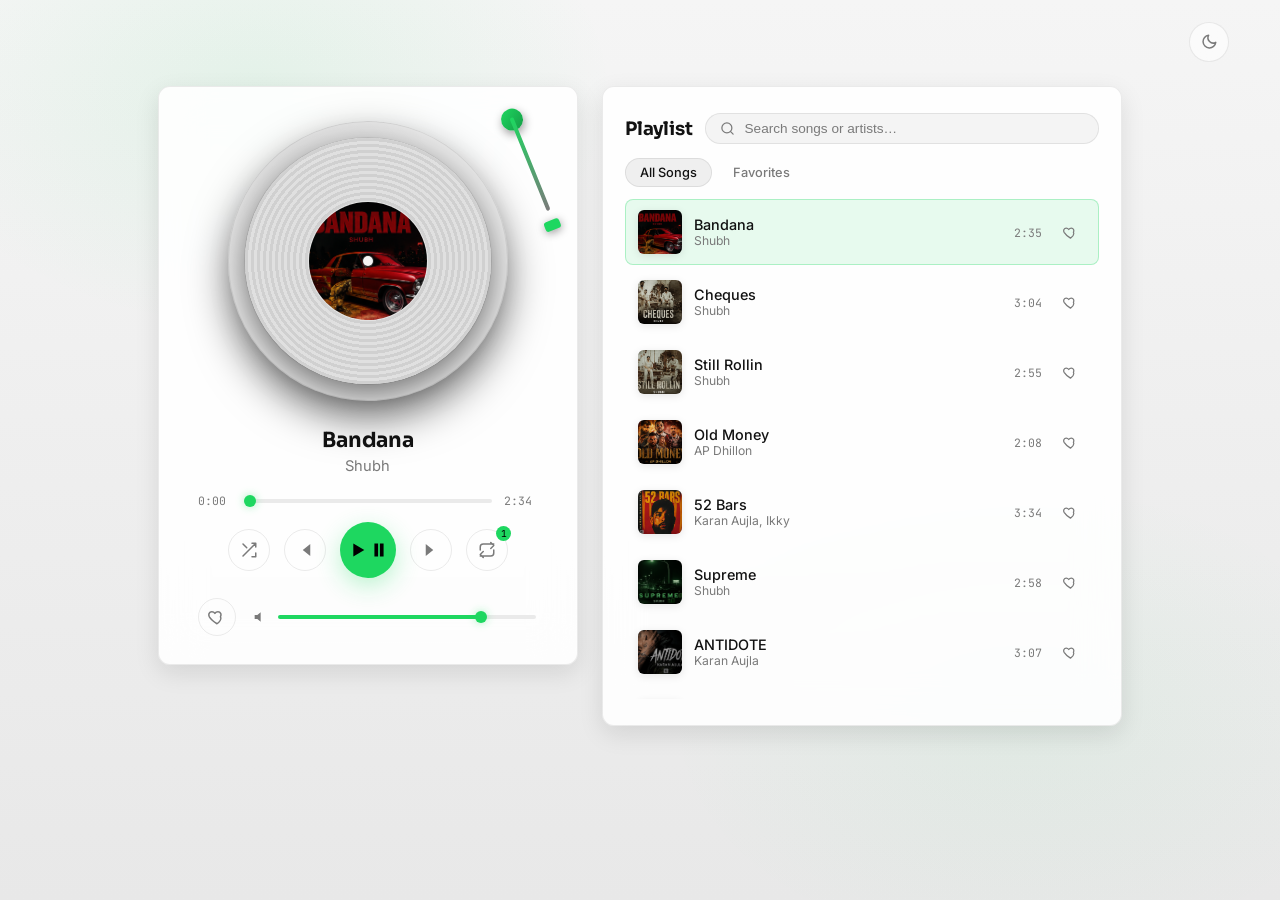
<file: Music player/index.html>
<!DOCTYPE html>
<html lang="en">
<head>
<meta charset="UTF-8" />
<meta name="viewport" content="width=device-width, initial-scale=1.0" />
<title>PlayIt — Music Player</title>
<meta name="description" content="PlayIt is a glassmorphism music player with a spinning vinyl turntable, playlist, favorites and full keyboard control." />

<!-- Fonts: Sora (display) · Inter (body) · JetBrains Mono (data) -->
<link rel="preconnect" href="https://fonts.googleapis.com">
<link rel="preconnect" href="https://fonts.gstatic.com" crossorigin>
<link href="https://fonts.googleapis.com/css2?family=Sora:wght@400;600;700;800&family=Inter:wght@400;500;600&family=JetBrains+Mono:wght@400;500&display=swap" rel="stylesheet">

<link rel="stylesheet" href="style.css" />
</head>
<body data-theme="dark">

<!-- ===== Loading animation ===== -->
<div class="loader" id="loader" aria-hidden="true">
  <div class="loader-disc"></div>
  <p>PLAYIT…</p>
</div>

<div class="bg-glow" aria-hidden="true"></div>

<!-- ===== Top bar ===== -->
<header class="topbar">
  <button class="theme-toggle" id="themeToggle" type="button" aria-label="Toggle light and dark mode" title="Toggle theme">
    <svg class="icon sun" viewBox="0 0 24 24"><circle cx="12" cy="12" r="4" fill="none" stroke="currentColor" stroke-width="2"/><g stroke="currentColor" stroke-width="2" stroke-linecap="round"><line x1="12" y1="2" x2="12" y2="5"/><line x1="12" y1="19" x2="12" y2="22"/><line x1="2" y1="12" x2="5" y2="12"/><line x1="19" y1="12" x2="22" y2="12"/><line x1="4.2" y1="4.2" x2="6.3" y2="6.3"/><line x1="17.7" y1="17.7" x2="19.8" y2="19.8"/><line x1="4.2" y1="19.8" x2="6.3" y2="17.7"/><line x1="17.7" y1="6.3" x2="19.8" y2="4.2"/></g></svg>
    <svg class="icon moon" viewBox="0 0 24 24"><path d="M21 12.5A8.5 8.5 0 1 1 11.5 3a7 7 0 0 0 9.5 9.5Z" fill="none" stroke="currentColor" stroke-width="2" stroke-linejoin="round"/></svg>
  </button>
</header>

<main class="layout">

  <!-- ===== Player column ===== -->
  <section class="player-card" aria-label="Now playing">

    <!-- Turntable -->
    <div class="turntable">
      <div class="platter">
        <div class="vinyl" id="vinyl">
          <img id="albumArt" src="" alt="Album cover" />
          <div class="vinyl-grooves"></div>
          <div class="vinyl-hole"></div>
        </div>
      </div>
      <div class="tonearm" id="tonearm">
        <div class="tonearm-base"></div>
        <div class="tonearm-rod"></div>
        <div class="tonearm-head"></div>
      </div>
    </div>

    <!-- Track info -->
    <div class="track-info">
      <h1 id="songTitle">—</h1>
      <p id="songArtist">—</p>
    </div>

    <!-- Progress -->
    <div class="progress-row">
      <span class="time" id="currentTime">0:00</span>
      <input type="range" id="seekBar" class="seek-bar" min="0" max="100" value="0" step="0.1" aria-label="Seek" />
      <span class="time" id="durationTime">0:00</span>
    </div>

    <!-- Transport controls -->
    <div class="controls">
      <button class="ctrl-btn" id="shuffleBtn" type="button" aria-label="Shuffle" title="Shuffle (S)">
        <svg viewBox="0 0 24 24"><path d="M16 3h5v5M4 20L21 3M21 16v5h-5M4 4l5 5M9 15l-5 5" fill="none" stroke="currentColor" stroke-width="2" stroke-linecap="round" stroke-linejoin="round"/></svg>
      </button>
      <button class="ctrl-btn" id="prevBtn" type="button" aria-label="Previous track" title="Previous (←)">
        <svg viewBox="0 0 24 24"><path d="M19 20L9 12l10-8v16ZM5 19V5" fill="currentColor"/></svg>
      </button>
      <button class="ctrl-btn play-btn" id="playBtn" type="button" aria-label="Play" title="Play / Pause (Space)">
        <svg class="icon-play" viewBox="0 0 24 24"><path d="M8 5v14l12-7z" fill="currentColor"/></svg>
        <svg class="icon-pause" viewBox="0 0 24 24" hidden><path d="M7 5h4v14H7zM13 5h4v14h-4z" fill="currentColor"/></svg>
      </button>
      <button class="ctrl-btn" id="nextBtn" type="button" aria-label="Next track" title="Next (→)">
        <svg viewBox="0 0 24 24"><path d="M5 4l10 8-10 8V4ZM19 5v14" fill="currentColor"/></svg>
      </button>
      <button class="ctrl-btn" id="repeatBtn" type="button" aria-label="Repeat" title="Repeat (R)">
        <svg viewBox="0 0 24 24"><path d="M17 2l4 4-4 4M3 12V8a4 4 0 0 1 4-4h14M7 22l-4-4 4-4M21 12v4a4 4 0 0 1-4 4H3" fill="none" stroke="currentColor" stroke-width="2" stroke-linecap="round" stroke-linejoin="round"/></svg>
        <span class="repeat-one-dot" id="repeatOneDot" hidden>1</span>
      </button>
    </div>

    <!-- Volume + favorite -->
    <div class="lower-row">
      <button class="fav-btn" id="favBtn" type="button" aria-label="Add to favorites" title="Favorite (L)">
        <svg viewBox="0 0 24 24"><path d="M12 21s-7.5-4.9-10.2-9.3C.2 8.6 1.6 5 5.1 5c2 0 3.4 1.1 4.1 2.2C9.9 6.1 11.3 5 13.3 5c3.5 0 4.9 3.6 3.3 6.7C19 16.1 12 21 12 21z" fill="none" stroke="currentColor" stroke-width="2" stroke-linejoin="round"/></svg>
      </button>
      <div class="volume-row">
        <svg viewBox="0 0 24 24" class="icon vol-icon"><path d="M4 9v6h4l5 4V5L8 9H4Z" fill="currentColor"/></svg>
        <input type="range" id="volumeBar" class="volume-bar" min="0" max="100" value="80" aria-label="Volume" />
      </div>
    </div>
  </section>

  <!-- ===== Playlist column ===== -->
  <section class="playlist-card" aria-label="Playlist">
    <div class="playlist-head">
      <h2>Playlist</h2>
      <div class="search-field">
        <svg viewBox="0 0 24 24" class="icon"><path d="M21 21l-4.35-4.35M11 19a8 8 0 1 1 0-16 8 8 0 0 1 0 16Z" fill="none" stroke="currentColor" stroke-width="2" stroke-linecap="round"/></svg>
        <input type="text" id="searchInput" placeholder="Search songs or artists…" autocomplete="off" />
      </div>
    </div>
    <div class="playlist-tabs">
      <button class="tab active" data-tab="all" type="button">All Songs</button>
      <button class="tab" data-tab="favorites" type="button">Favorites</button>
    </div>
    <ul class="track-list" id="trackList"></ul>
  </section>
</main>

<!-- toast for favorites / playback feedback -->
<div class="toast" id="toast"></div>

<audio id="audio" preload="metadata"></audio>

<script src="script.js"></script>
</body>
</html>
</file>
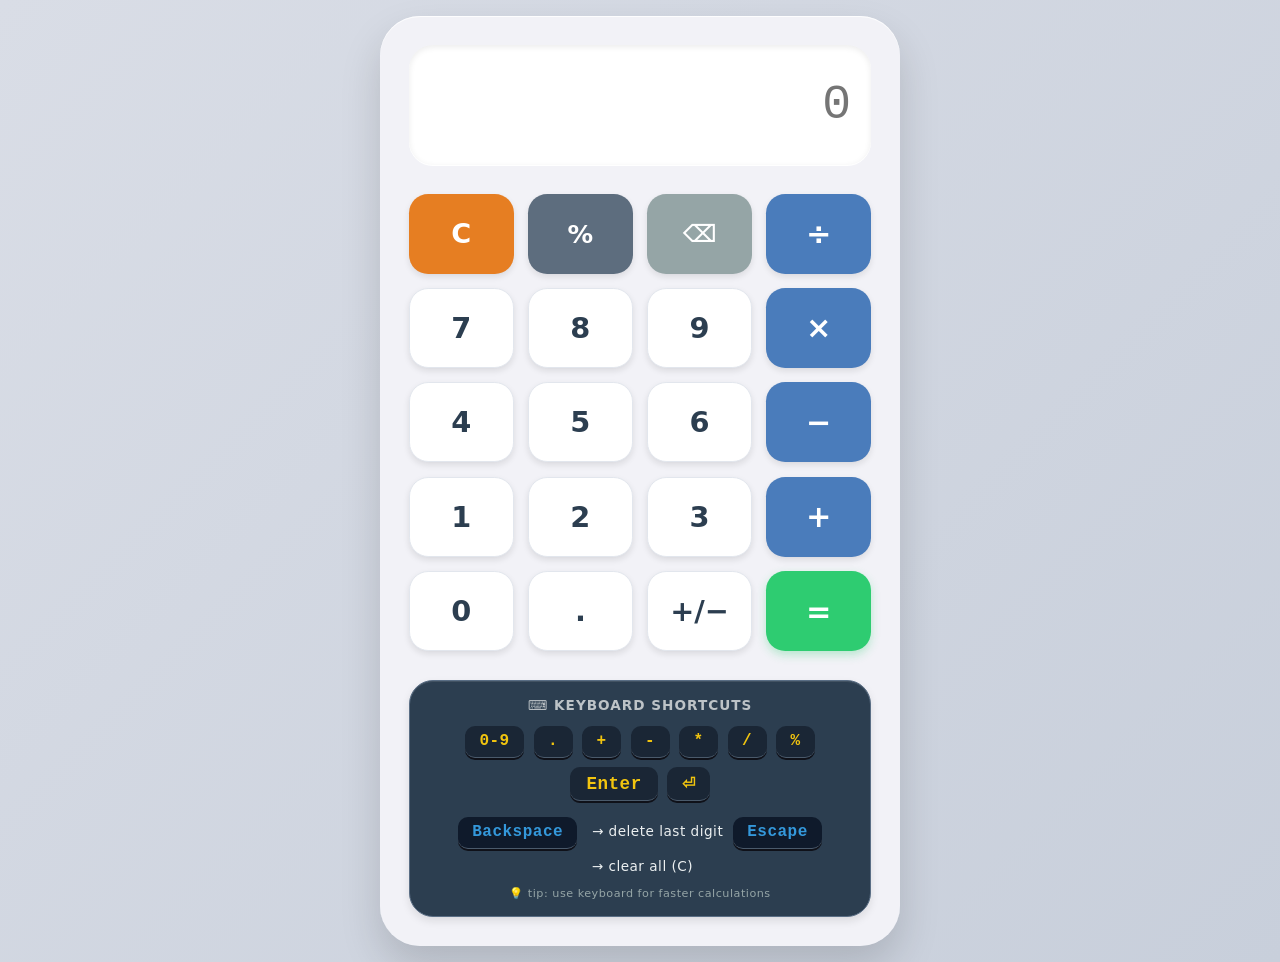
<file: Calculator/index2.html>
<!DOCTYPE html>
<html lang="en">
<head>
<meta charset="UTF-8">
<meta name="viewport" content="width=device-width, initial-scale=1.0, user-scalable=no">
<title>Basic Calculator | Clean & Simple</title>

<style>
* {
    margin: 0;
    padding: 0;
    box-sizing: border-box;
    font-family: 'Segoe UI', 'Inter', system-ui, -apple-system, sans-serif;
}

body {
    min-height: 100vh;
    display: flex;
    justify-content: center;
    align-items: center;
    background: linear-gradient(135deg, #d9dde6 0%, #c8cfdb 100%);
    padding: 1rem;
}

.calculator {
    width: 520px;
    max-width: 100%;
    background: rgba(244, 244, 248, 0.95);
    backdrop-filter: blur(2px);
    padding: 1.8rem;
    border-radius: 2.5rem;
    box-shadow: 0 20px 40px rgba(0, 0, 0, 0.15), inset 0 1px 0 rgba(255,255,255,0.8);
}

.display {
    width: 100%;
    height: 120px;
    border: none;
    outline: none;
    background: #ffffff;
    border-radius: 1.5rem;
    font-size: 3rem;
    font-weight: 500;
    text-align: right;
    padding: 1rem 1.2rem;
    margin-bottom: 1.8rem;
    color: #1e2a3a;
    box-shadow: inset 0 2px 6px rgba(0, 0, 0, 0.08), 0 1px 0 #fff;
    letter-spacing: 1px;
    font-family: 'Courier New', monospace;
}

.buttons {
    display: grid;
    grid-template-columns: repeat(4, 1fr);
    gap: 0.9rem;
}

button {
    height: 80px;
    border: none;
    border-radius: 1.2rem;
    font-size: 1.7rem;
    font-weight: 600;
    cursor: pointer;
    transition: all 0.2s ease;
    background: #eceef3;
    color: #2c3e50;
    box-shadow: 0 3px 6px rgba(0, 0, 0, 0.1);
}

button:hover {
    transform: translateY(-2px);
    filter: brightness(0.97);
}

button:active {
    transform: scale(0.96);
}

/* operator buttons */
.operator {
    background: #4a7cbb;
    color: white;
    font-size: 1.9rem;
    font-weight: 700;
}

.operator:hover {
    background: #3d6aa3;
}

/* equals button */
.equal {
    background: #2ecc71;
    color: white;
    font-size: 1.9rem;
    font-weight: bold;
    box-shadow: 0 4px 10px rgba(46, 204, 113, 0.3);
}

.equal:hover {
    background: #27ae60;
}

/* clear button */
.clear-btn {
    background: #e67e22;
    color: white;
}

.clear-btn:hover {
    background: #d35400;
}

/* delete/backspace button */
.del-btn {
    background: #95a5a6;
    color: white;
    font-size: 1.5rem;
}

/* percent button */
.percent-btn {
    background: #5d6d7e;
    color: white;
    font-size: 1.6rem;
    font-weight: 600;
}

.percent-btn:hover {
    background: #4a5a6b;
}

/* number buttons */
.number {
    background: #ffffff;
    font-weight: 600;
    font-size: 1.8rem;
    border: 1px solid #e2e6ed;
}

.number:hover {
    background: #f8f9fc;
}

/* keyboard instruction section - LARGE & CLEAR */
.kb-footer {
    margin-top: 1.8rem;
    text-align: center;
    background: #2c3e50;
    padding: 1rem 1rem;
    border-radius: 1.5rem;
    letter-spacing: 0.5px;
    font-family: 'Segoe UI', monospace;
    border: 1px solid #5a6e85;
    box-shadow: inset 0 1px 0 rgba(255,255,255,0.1), 0 4px 8px rgba(0,0,0,0.1);
}

.kb-title {
    font-size: 0.85rem;
    font-weight: 600;
    color: #bdc3c7;
    margin-bottom: 0.6rem;
    letter-spacing: 1px;
    text-transform: uppercase;
}

.kb-keys {
    display: flex;
    flex-wrap: wrap;
    justify-content: center;
    gap: 0.5rem;
    row-gap: 0.6rem;
}

.kb-key {
    display: inline-block;
    background: #1a2635;
    color: #f1c40f;
    padding: 0.4rem 0.9rem;
    border-radius: 10px;
    font-size: 1rem;
    font-weight: 700;
    font-family: 'Courier New', monospace;
    letter-spacing: 0.5px;
    box-shadow: 0 2px 0 #0f1119;
    border-bottom: 1px solid #4a5a6b;
}

.kb-key.special {
    background: #0f1a2b;
    color: #3498db;
}

.kb-key.large {
    font-size: 1.1rem;
    padding: 0.4rem 1rem;
}

.kb-desc {
    font-size: 0.85rem;
    color: #ecf0f1;
    margin-left: 0.3rem;
}

.kb-row {
    display: flex;
    flex-wrap: wrap;
    justify-content: center;
    align-items: baseline;
    gap: 0.6rem;
    margin: 0.2rem 0;
}

@media (max-width: 550px) {
    .calculator {
        padding: 1.2rem;
    }
    button {
        height: 65px;
        font-size: 1.4rem;
    }
    .number {
        font-size: 1.5rem;
    }
    .display {
        height: 95px;
        font-size: 2.4rem;
    }
    .kb-key {
        font-size: 0.8rem;
        padding: 0.3rem 0.7rem;
    }
    .kb-key.large {
        font-size: 0.9rem;
    }
    .kb-desc {
        font-size: 0.7rem;
    }
}
</style>
</head>
<body>

<div class="calculator">
    <input type="text" class="display" id="display" readonly placeholder="0">

    <div class="buttons">
        <!-- Row 1: C | % | ⌫ | ÷ -->
        <button class="clear-btn" onclick="clearDisplay()">C</button>
        <button class="percent-btn" onclick="percentage()">%</button>
        <button class="del-btn" onclick="backspace()">⌫</button>
        <button class="operator" onclick="append('/')">÷</button>

        <!-- Row 2: 7 | 8 | 9 | × -->
        <button class="number" onclick="append('7')">7</button>
        <button class="number" onclick="append('8')">8</button>
        <button class="number" onclick="append('9')">9</button>
        <button class="operator" onclick="append('*')">×</button>

        <!-- Row 3: 4 | 5 | 6 | − -->
        <button class="number" onclick="append('4')">4</button>
        <button class="number" onclick="append('5')">5</button>
        <button class="number" onclick="append('6')">6</button>
        <button class="operator" onclick="append('-')">−</button>

        <!-- Row 4: 1 | 2 | 3 | + -->
        <button class="number" onclick="append('1')">1</button>
        <button class="number" onclick="append('2')">2</button>
        <button class="number" onclick="append('3')">3</button>
        <button class="operator" onclick="append('+')">+</button>

        <!-- Row 5: 0 | . | +/- | = -->
        <button class="number" onclick="append('0')">0</button>
        <button class="number" onclick="append('.')">.</button>
        <button class="number" onclick="toggleSign()">+/−</button>
        <button class="equal" onclick="calculate()">=</button>
    </div>

    <!-- CLEAR & LARGE KEYBOARD INSTRUCTIONS -->
    <div class="kb-footer">
        <div class="kb-title">⌨️ KEYBOARD SHORTCUTS</div>
        <div class="kb-keys">
            <div class="kb-row">
                <span class="kb-key">0-9</span>
                <span class="kb-key">.</span>
                <span class="kb-key">+</span>
                <span class="kb-key">-</span>
                <span class="kb-key">*</span>
                <span class="kb-key">/</span>
                <span class="kb-key">%</span>
                <span class="kb-key large">Enter</span>
                <span class="kb-key">⏎</span>
            </div>
            <div class="kb-row">
                <span class="kb-key special">Backspace</span>
                <span class="kb-desc">→ delete last digit</span>
                <span class="kb-key special">Escape</span>
                <span class="kb-desc">→ clear all (C)</span>
            </div>
        </div>
        <div style="font-size:0.7rem; color:#95a5a6; margin-top:0.6rem;">💡 tip: use keyboard for faster calculations</div>
    </div>
</div>

<script>
    const display = document.getElementById("display");

    // Append value to display
    function append(value) {
        let mapped = value;
        if (value === '×') mapped = '*';
        if (value === '÷') mapped = '/';
        if (value === '−') mapped = '-';
        
        if (display.value === "Error") {
            display.value = "";
        }
        display.value += mapped;
    }

    // Clear everything
    function clearDisplay() {
        display.value = "";
    }

    // Backspace: remove last character
    function backspace() {
        if (display.value === "Error") {
            clearDisplay();
            return;
        }
        display.value = display.value.slice(0, -1);
    }

    // Percentage function
    function percentage() {
        if (display.value === "" || display.value === "Error") {
            return;
        }
        try {
            let currentVal = eval(display.value);
            if (isNaN(currentVal) || !isFinite(currentVal)) return;
            let percentResult = currentVal / 100;
            display.value = percentResult.toString();
        } catch (e) {
            // ignore
        }
    }

    // Evaluate expression safely
    function calculate() {
        if (display.value === "" || display.value === "Error") {
            display.value = "Error";
            setTimeout(() => {
                if (display.value === "Error") clearDisplay();
            }, 1200);
            return;
        }
        try {
            let expr = display.value;
            let result = eval(expr);
            if (!isFinite(result)) {
                display.value = "Error";
                setTimeout(() => {
                    if (display.value === "Error") clearDisplay();
                }, 1200);
                return;
            }
            if (Number.isInteger(result)) {
                display.value = result;
            } else {
                display.value = parseFloat(result.toFixed(8)).toString();
            }
        } catch (error) {
            display.value = "Error";
            setTimeout(() => {
                if (display.value === "Error") clearDisplay();
            }, 1200);
        }
    }

    // Toggle sign (+/-)
    function toggleSign() {
        if (display.value === "" || display.value === "Error") return;
        try {
            let currentVal = eval(display.value);
            if (isNaN(currentVal) || !isFinite(currentVal)) return;
            let toggled = -currentVal;
            display.value = toggled.toString();
        } catch (e) {
            // ignore
        }
    }

    // Keyboard support with full shortcuts
    document.addEventListener("keydown", (e) => {
        const key = e.key;
        const allowedKeys = ['0','1','2','3','4','5','6','7','8','9','+','-','*','/','.','%','Enter','Backspace','Escape'];
        if (allowedKeys.includes(key) || key === 'Delete') {
            e.preventDefault();
        }

        if (!isNaN(parseInt(key)) && key !== ' ') {
            append(key);
        } else if (key === '.') {
            append('.');
        }
        else if (key === '+') append('+');
        else if (key === '-') append('-');
        else if (key === '*') append('*');
        else if (key === '/') append('/');
        else if (key === '%') percentage();
        else if (key === 'Enter') calculate();
        else if (key === 'Backspace') backspace();
        else if (key === 'Escape') clearDisplay();
    });

    display.addEventListener('focus', () => {
        if (display.value === "0") display.value = "";
    });
</script>
</body>
</html>
</file>
<file: Music player/style.css>
/* ===================================================================
   PlayIt — Glass Turntable Music Player
   Spotify-inspired theme with dark aesthetic and green accents
   =================================================================== */

/* ---------- Tokens ---------- */
:root{
  --spotify-green: #1ed760;
  --spotify-green-hover: #1fdf64;
  --spotify-green-dark: #169c46;
  --spotify-black: #191414;
  --spotify-dark: #121212;
  --spotify-darker: #0a0a0a;
  --spotify-card: #181818;
  --spotify-card-hover: #282828;
  --spotify-sidebar: #040404;
  --spotify-text: #ffffff;
  --spotify-text-dim: #b3b3b3;
  --spotify-text-dimmer: #7a7a7a;
  --spotify-border: rgba(255,255,255,0.1);
  --spotify-shadow: 0 8px 24px rgba(0,0,0,0.5);
  --spotify-glow: rgba(30, 215, 96, 0.15);

  --bg-1: #121212;
  --bg-2: #181818;
  --bg-3: #282828;
  --ink: #ffffff;
  --ink-dim: #b3b3b3;
  --ink-dimmer: #7a7a7a;
  --line: rgba(255,255,255,0.08);
  --glass: rgba(255,255,255,0.04);
  --glass-strong: rgba(24,24,24,0.95);
  --shadow: 0 8px 24px rgba(0,0,0,0.5);
  --cyan: #1ed760;
  --cyan-soft: #1fdf64;
  --pink: #1ed760;

  --font-display: 'Sora', sans-serif;
  --font-body: 'Inter', sans-serif;
  --font-mono: 'JetBrains Mono', monospace;

  --radius: 12px;
  --ease: cubic-bezier(.22,1,.36,1);
}

[data-theme="light"]{
  --bg-1: #f5f5f5;
  --bg-2: #e8e8e8;
  --bg-3: #dcdcdc;
  --ink: #121212;
  --ink-dim: #7a7a7a;
  --ink-dimmer: #5a5a5a;
  --line: rgba(0,0,0,0.08);
  --glass: rgba(255,255,255,0.6);
  --glass-strong: rgba(255,255,255,0.9);
  --shadow: 0 8px 24px rgba(0,0,0,0.1);
}

*{box-sizing:border-box;}
body{
  margin:0;
  min-height:100vh;
  font-family:var(--font-body);
  color:var(--ink);
  background:var(--bg-1);
  -webkit-font-smoothing:antialiased;
  transition:background .5s var(--ease), color .4s var(--ease);
  overflow-x:hidden;
}
button{font-family:inherit;cursor:pointer;}
img{max-width:100%;display:block;}
::selection{background:var(--spotify-green);color:#000;}

.bg-glow{
  position:fixed;inset:0;z-index:-1;
  background:
    radial-gradient(600px 400px at 20% 10%, rgba(30, 215, 96, 0.06), transparent 60%),
    radial-gradient(600px 400px at 80% 80%, rgba(30, 215, 96, 0.04), transparent 60%),
    linear-gradient(180deg, var(--bg-1), var(--bg-2));
  transition:background .5s var(--ease);
}

[data-theme="light"] .bg-glow{
  background:
    radial-gradient(600px 400px at 20% 10%, rgba(30, 215, 96, 0.08), transparent 60%),
    radial-gradient(600px 400px at 80% 80%, rgba(30, 215, 96, 0.05), transparent 60%),
    linear-gradient(180deg, var(--bg-1), var(--bg-2));
}

/* ---------- Loader ---------- */
.loader{
  position:fixed;inset:0;z-index:999;
  display:flex;flex-direction:column;align-items:center;justify-content:center;gap:18px;
  background:var(--bg-1);
  animation:loaderOut .9s var(--ease) forwards;
  animation-delay:.8s;
}
.loader-disc{
  width:60px;height:60px;border-radius:50%;
  background:conic-gradient(from 0deg, var(--spotify-green), #1ed760, var(--spotify-green));
  animation:spin 1s linear infinite;
  position:relative;
}
.loader-disc::after{
  content:'';position:absolute;inset:42%;
  background:var(--bg-1);border-radius:50%;
}
.loader p{
  font-family:var(--font-mono);font-size:.78rem;letter-spacing:.14em;
  text-transform:uppercase;color:var(--ink-dim);
}
@keyframes loaderOut{ to{ opacity:0; visibility:hidden; pointer-events:none; } }

/* ---------- Topbar ---------- */
.topbar{
  display:flex;align-items:center;justify-content:flex-end;
  padding:22px clamp(20px,4vw,56px) 6px;
}
.theme-toggle{
  width:40px;height:40px;border-radius:50%;
  border:1px solid var(--line);
  background:var(--glass);
  backdrop-filter:blur(10px);
  -webkit-backdrop-filter:blur(10px);
  display:flex;align-items:center;justify-content:center;
  color:var(--ink-dim);
  transition:all .3s var(--ease);
  position:relative;
}
.theme-toggle:hover{
  transform:rotate(20deg) scale(1.05);
  border-color:var(--spotify-green);
  color:var(--spotify-green);
}
.theme-toggle .icon{
  width:18px;
  height:18px;
  transition:transform .3s var(--ease);
}
.theme-toggle:hover .icon{
  transform:rotate(20deg);
}
.theme-toggle .moon{display:none;}
.theme-toggle .sun{display:block;}

[data-theme="light"] .theme-toggle .sun{display:none;}
[data-theme="light"] .theme-toggle .moon{display:block;}
[data-theme="light"] .theme-toggle:hover{
  transform:rotate(-20deg) scale(1.05);
  border-color:var(--spotify-green);
  color:var(--spotify-green);
}
[data-theme="light"] .theme-toggle:hover .icon{
  transform:rotate(-20deg);
}

/* ---------- Layout ---------- */
.layout{
  display:grid;
  grid-template-columns:minmax(0,420px) minmax(0,520px);
  gap:24px;
  max-width:1080px;
  margin:18px auto 60px;
  padding:0 clamp(20px,4vw,56px);
  align-items:start;
  justify-content:center;
}
@media (max-width:880px){
  .layout{grid-template-columns:1fr; max-width:520px;}
}

.player-card, .playlist-card{
  background:var(--glass-strong);
  border:1px solid var(--line);
  border-radius:var(--radius);
  backdrop-filter:blur(22px) saturate(150%);
  -webkit-backdrop-filter:blur(22px) saturate(150%);
  box-shadow:var(--shadow);
  transition:background .4s var(--ease), border-color .4s var(--ease), box-shadow .4s var(--ease);
}

/* ---------- Player card ---------- */
.player-card{
  padding:34px 28px 28px;
  display:flex;flex-direction:column;align-items:center;
  position:relative;
  overflow:hidden;
}

/* Turntable */
.turntable{
  position:relative;
  width:100%;
  max-width:280px;
  aspect-ratio:1/1;
  margin-bottom:26px;
}
.platter{
  position:absolute;inset:0;
  border-radius:50%;
  background:radial-gradient(circle at 32% 28%, rgba(255,255,255,.06), rgba(255,255,255,0) 45%), #1a1a1a;
  box-shadow:inset 0 0 0 1px var(--line), 0 18px 40px rgba(0,0,0,.5);
  transition:background .4s var(--ease);
}
[data-theme="light"] .platter{
  background:radial-gradient(circle at 32% 28%, rgba(0,0,0,.06), rgba(0,0,0,0) 45%), #e8e8e8;
}
.vinyl{
  position:absolute;inset:6%;
  border-radius:50%;
  background:repeating-radial-gradient(circle, #0a0a0a 0 3px, #1a1a1a 3px 6px);
  box-shadow:0 0 0 1px var(--line), 0 10px 30px rgba(0,0,0,.5);
  animation:spin 3.2s linear infinite;
  animation-play-state:paused;
  transition:background .4s var(--ease);
}
[data-theme="light"] .vinyl{
  background:repeating-radial-gradient(circle, #d0d0d0 0 3px, #e0e0e0 3px 6px);
}
.vinyl.spinning{animation-play-state:running;}
.vinyl-grooves{
  position:absolute;inset:0;border-radius:50%;
  box-shadow:inset 0 0 0 1px rgba(255,255,255,.03);
}
#albumArt{
  position:absolute;inset:26%;
  width:48%;height:48%;
  border-radius:50%;
  object-fit:cover;
  box-shadow:0 0 0 2px rgba(255,255,255,.06);
}
.vinyl-hole{
  position:absolute;inset:0;margin:auto;
  width:10px;height:10px;border-radius:50%;
  background:var(--bg-1);
  box-shadow:0 0 0 1px rgba(255,255,255,.15);
  transition:background .4s var(--ease);
}
@keyframes spin{ to{ transform:rotate(360deg); } }

.tonearm{
  position:absolute;
  top:-4%;right:-6%;
  width:46%;height:46%;
  transform-origin:88% 12%;
  transform:rotate(-22deg);
  transition:transform .6s var(--ease);
  z-index:5;
}
.tonearm.playing{transform:rotate(8deg);}
.tonearm-base{
  position:absolute;top:0;right:0;
  width:22px;height:22px;border-radius:50%;
  background:linear-gradient(145deg, var(--spotify-green), var(--spotify-green-dark));
  box-shadow:0 4px 10px rgba(0,0,0,.4);
}
.tonearm-rod{
  position:absolute;top:9px;right:9px;
  width:4px;height:78%;
  background:linear-gradient(180deg, var(--spotify-green), var(--ink-dim));
  border-radius:4px;
  transform-origin:top center;
}
.tonearm-head{
  position:absolute;bottom:0;right:5px;
  width:16px;height:10px;border-radius:3px;
  background:var(--spotify-green);
  box-shadow:0 2px 8px rgba(0,0,0,.4);
}

/* Track info */
.track-info{text-align:center;margin-bottom:18px;max-width:320px;}
.track-info h1{
  font-family:var(--font-display);font-weight:700;
  font-size:1.3rem;margin:0 0 4px;letter-spacing:-.01em;
  white-space:nowrap;overflow:hidden;text-overflow:ellipsis;
  color:var(--ink);
}
.track-info p{margin:0;color:var(--ink-dim);font-size:.92rem;}

/* Progress */
.progress-row{
  display:flex;align-items:center;gap:10px;
  width:100%;max-width:340px;margin-bottom:14px;
}
.time{font-family:var(--font-mono);font-size:.72rem;color:var(--ink-dim);min-width:34px;}
.seek-bar, .volume-bar{
  -webkit-appearance:none;appearance:none;
  flex:1;height:4px;border-radius:2px;
  background:linear-gradient(to right, var(--spotify-green) var(--p, 0%), var(--line) 0%);
  outline:none;cursor:pointer;
  transition:height .2s var(--ease);
}
.seek-bar:hover, .volume-bar:hover{height:6px;}
.seek-bar::-webkit-slider-thumb, .volume-bar::-webkit-slider-thumb{
  -webkit-appearance:none;appearance:none;
  width:12px;height:12px;border-radius:50%;
  background:var(--spotify-green);
  box-shadow:0 0 8px rgba(30, 215, 96, 0.4);
  transition:transform .2s var(--ease), box-shadow .2s var(--ease);
}
.seek-bar::-webkit-slider-thumb:hover, .volume-bar::-webkit-slider-thumb:hover{
  transform:scale(1.15);
  box-shadow:0 0 12px rgba(30, 215, 96, 0.6);
}
.seek-bar::-moz-range-thumb, .volume-bar::-moz-range-thumb{
  width:12px;height:12px;border-radius:50%;border:none;
  background:var(--spotify-green);
  box-shadow:0 0 8px rgba(30, 215, 96, 0.4);
}
.seek-bar::-moz-range-track, .volume-bar::-moz-range-track{
  height:4px;border-radius:2px;background:var(--line);border:none;
}

/* Controls */
.controls{
  display:flex;align-items:center;justify-content:center;
  gap:14px;margin-bottom:20px;
}
.ctrl-btn{
  width:42px;height:42px;border-radius:50%;
  border:1px solid var(--line);background:transparent;
  color:var(--ink-dim);display:flex;align-items:center;justify-content:center;
  position:relative;
  transition:color .25s, border-color .25s, transform .2s, background .25s;
}
.ctrl-btn svg{width:18px;height:18px;}
.ctrl-btn:hover{
  color:var(--ink);
  border-color:var(--spotify-green);
  transform:translateY(-2px);
}
.ctrl-btn.active{
  color:var(--spotify-green);
  background:rgba(30, 215, 96, 0.12);
  border-color:var(--spotify-green);
}
.ctrl-btn.active:hover{background:rgba(30, 215, 96, 0.2);}
.play-btn{
  width:56px;height:56px;
  background:var(--spotify-green);
  color:#000;border:none;
  box-shadow:0 8px 24px rgba(30, 215, 96, 0.3);
  transition:transform .2s var(--ease), box-shadow .2s var(--ease);
}
.play-btn:hover{
  transform:scale(1.04);
  box-shadow:0 8px 32px rgba(30, 215, 96, 0.4);
}
.play-btn svg{width:22px;height:22px;}
.repeat-one-dot{
  position:absolute;top:-4px;right:-4px;
  width:15px;height:15px;border-radius:50%;
  background:var(--spotify-green);color:#000;font-size:.6rem;
  display:flex;align-items:center;justify-content:center;font-family:var(--font-mono);
}

/* Lower row: favorite + volume */
.lower-row{
  display:flex;align-items:center;gap:16px;width:100%;max-width:340px;
}
.fav-btn{
  width:38px;height:38px;border-radius:50%;flex-shrink:0;
  border:1px solid var(--line);background:transparent;
  display:flex;align-items:center;justify-content:center;color:var(--ink-dim);
  transition:all .25s var(--ease);
}
.fav-btn svg{width:18px;height:18px;}
.fav-btn:hover{
  border-color:var(--spotify-green);
  color:var(--spotify-green);
}
.fav-btn.active{
  background:var(--spotify-green);
  border-color:var(--spotify-green);
  color:#000;
}
.fav-btn.active svg path{fill:#000;}
.fav-btn.bump{animation:bump .35s var(--ease);}
@keyframes bump{ 50%{ transform:scale(1.3); } }

.volume-row{display:flex;align-items:center;gap:8px;flex:1;}
.vol-icon{
  width:16px;height:16px;color:var(--ink-dim);flex-shrink:0;
  cursor:pointer;
  transition:color .2s var(--ease);
}
.vol-icon:hover{color:var(--spotify-green);}

/* ---------- Playlist card ---------- */
.playlist-card{
  padding:26px 22px;
  display:flex;flex-direction:column;
  max-height:640px;
}
.playlist-head{
  display:flex;align-items:center;justify-content:space-between;
  gap:12px;flex-wrap:wrap;margin-bottom:14px;
}
.playlist-head h2{
  font-family:var(--font-display);
  font-size:1.15rem;
  margin:0;
  color:var(--ink);
  letter-spacing:-0.01em;
}

.search-field{
  display:flex;align-items:center;gap:8px;
  background:rgba(255,255,255,0.06);
  border:1px solid var(--line);
  border-radius:999px;padding:6px 14px;flex:1;min-width:160px;
  transition:border-color .25s, background .25s, box-shadow .25s;
}
.search-field:focus-within{
  border-color:var(--spotify-green);
  background:rgba(255,255,255,0.08);
  box-shadow:0 0 0 2px rgba(30, 215, 96, 0.1);
}
[data-theme="light"] .search-field{
  background:rgba(0,0,0,0.04);
}
[data-theme="light"] .search-field:focus-within{
  background:rgba(0,0,0,0.06);
  box-shadow:0 0 0 2px rgba(30, 215, 96, 0.15);
}
.search-field .icon{width:15px;height:15px;color:var(--ink-dim);flex-shrink:0;}
.search-field input{
  border:none;background:transparent;outline:none;color:var(--ink);
  font-size:.85rem;width:100%;
}
.search-field input::placeholder{color:var(--ink-dim);}

.playlist-tabs{display:flex;gap:6px;margin-bottom:12px;}
.tab{
  border:1px solid transparent;
  background:transparent;
  color:var(--ink-dim);
  padding:6px 14px;border-radius:999px;font-size:.8rem;font-weight:500;
  transition:all .25s var(--ease);
}
.tab:hover{color:var(--ink);}
.tab.active{
  background:rgba(255,255,255,0.08);
  color:var(--ink);
  border-color:var(--line);
}
[data-theme="light"] .tab.active{
  background:rgba(0,0,0,0.06);
  border-color:var(--line);
}

.track-list{
  list-style:none;margin:0;padding:0;
  overflow-y:auto;
  display:flex;flex-direction:column;gap:4px;
}
.track-list::-webkit-scrollbar{width:4px;}
.track-list::-webkit-scrollbar-track{background:transparent;}
.track-list::-webkit-scrollbar-thumb{background:var(--line);border-radius:2px;}
.track-list::-webkit-scrollbar-thumb:hover{background:var(--ink-dim);}
.track-list{
  scrollbar-width:thin;
  scrollbar-color:var(--line) transparent;
}

.track-item{
  display:flex;align-items:center;gap:12px;
  padding:10px 12px;border-radius:8px;
  cursor:pointer;
  border:1px solid transparent;
  transition:background .2s, border-color .2s;
}
.track-item:hover{background:rgba(255,255,255,0.06);}
[data-theme="light"] .track-item:hover{background:rgba(0,0,0,0.05);}
.track-item.playing{
  background:rgba(30, 215, 96, 0.08);
  border-color:rgba(30, 215, 96, 0.2);
}
.track-item.playing:hover{background:rgba(30, 215, 96, 0.12);}
[data-theme="light"] .track-item.playing{
  background:rgba(30, 215, 96, 0.1);
  border-color:rgba(30, 215, 96, 0.3);
}

.track-thumb{
  width:44px;height:44px;border-radius:6px;object-fit:cover;flex-shrink:0;
  box-shadow:0 2px 8px rgba(0,0,0,0.3);
}
[data-theme="light"] .track-thumb{
  box-shadow:0 2px 8px rgba(0,0,0,0.1);
}
.track-info-row{flex:1;min-width:0;}
.track-info-row h4{
  margin:0;font-size:.9rem;font-weight:500;
  white-space:nowrap;overflow:hidden;text-overflow:ellipsis;
  color:var(--ink);
}
.track-info-row p{
  margin:0;font-size:.76rem;color:var(--ink-dim);
  white-space:nowrap;overflow:hidden;text-overflow:ellipsis;
}

.track-duration{
  font-family:var(--font-mono);
  font-size:.72rem;
  color:var(--ink-dim);
  flex-shrink:0;
}

.track-fav{
  width:32px;height:32px;border-radius:50%;flex-shrink:0;
  display:flex;align-items:center;justify-content:center;
  color:var(--ink-dim);
  transition:color .2s, transform .2s, background .2s;
  background:transparent;
  border:none;
  cursor:pointer;
}
.track-fav svg{width:15px;height:15px;}
.track-fav:hover{
  color:var(--spotify-green);
  transform:scale(1.1);
  background:rgba(30, 215, 96, 0.08);
}
.track-fav.active{color:var(--spotify-green);}
.track-fav.active svg path{fill:var(--spotify-green);}

.playing-bars{display:flex;align-items:flex-end;gap:2px;width:14px;height:14px;flex-shrink:0;}
.playing-bars span{
  width:3px;background:var(--spotify-green);border-radius:2px;
  animation:bars .9s ease-in-out infinite;
}
.playing-bars span:nth-child(1){height:40%;animation-delay:0s;}
.playing-bars span:nth-child(2){height:90%;animation-delay:.15s;}
.playing-bars span:nth-child(3){height:60%;animation-delay:.3s;}
@keyframes bars{ 0%,100%{ transform:scaleY(.4); } 50%{ transform:scaleY(1); } }

.list-empty{
  text-align:center;color:var(--ink-dim);font-size:.85rem;
  padding:40px 10px;font-family:var(--font-mono);
}

/* ---------- Toast ---------- */
.toast{
  position:fixed;bottom:26px;left:50%;
  transform:translateX(-50%) translateY(20px);
  background:rgba(24,24,24,0.95);
  border:1px solid var(--line);
  backdrop-filter:blur(14px);
  -webkit-backdrop-filter:blur(14px);
  color:var(--ink);padding:12px 24px;border-radius:999px;
  font-size:.84rem;box-shadow:var(--shadow);
  opacity:0;pointer-events:none;
  transition:opacity .35s var(--ease), transform .35s var(--ease);
  z-index:300;
}
[data-theme="light"] .toast{
  background:rgba(255,255,255,0.95);
}
.toast.show{opacity:1;transform:translateX(-50%) translateY(0);}

@media (prefers-reduced-motion: reduce){
  *{animation-duration:.001s !important; transition-duration:.001s !important;}
}
</file>
